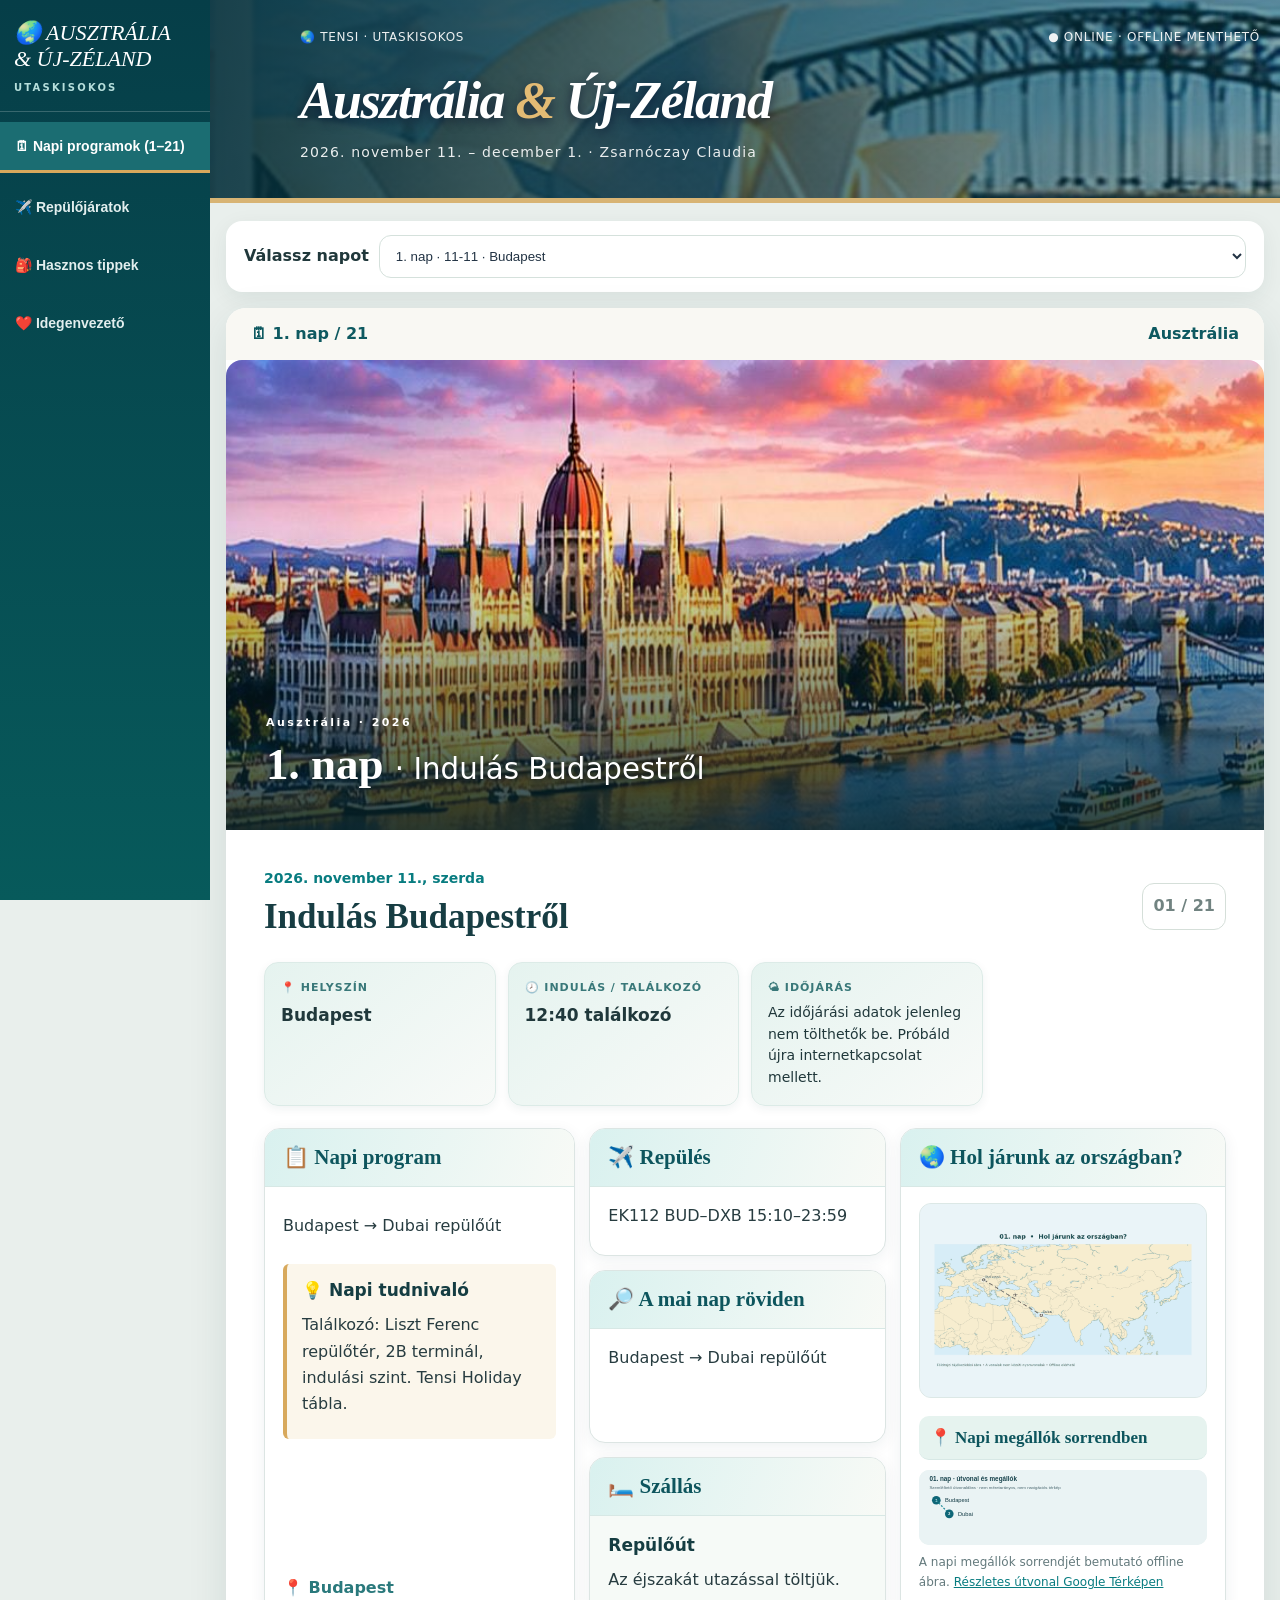
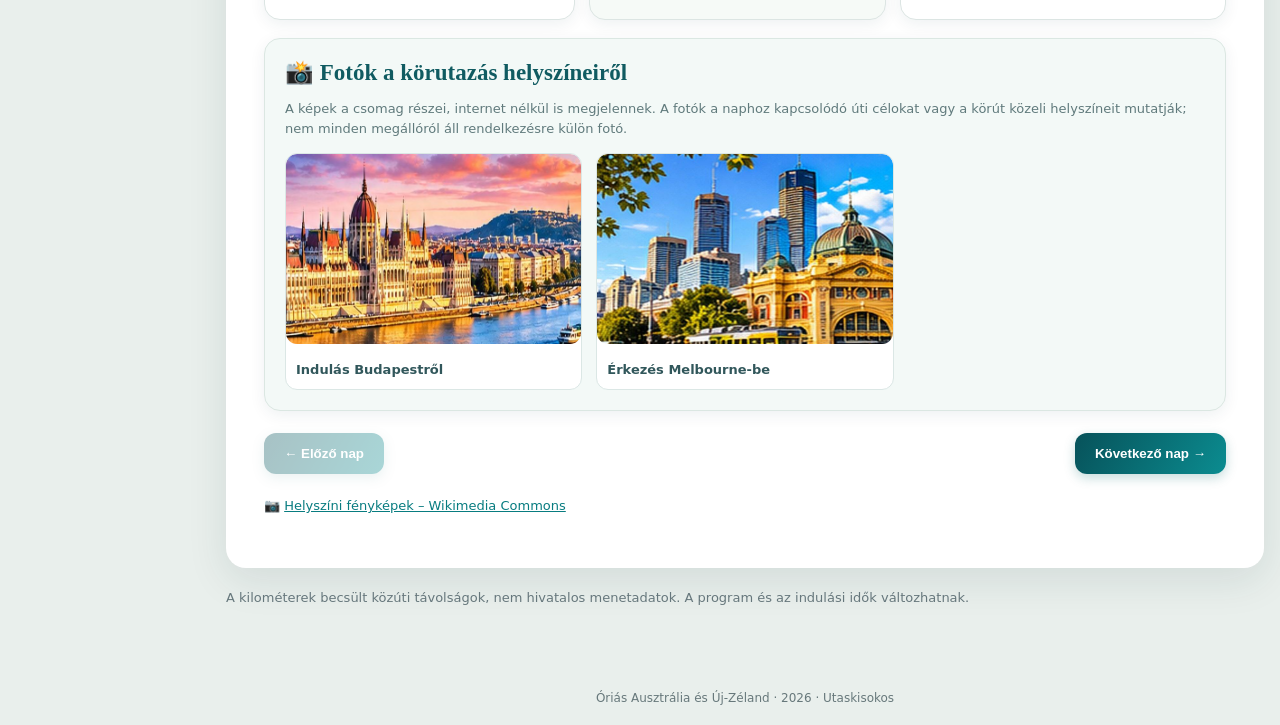
<file: index.html>
<!doctype html><html lang="hu"><head><meta charset="utf-8"><meta name="viewport" content="width=device-width,initial-scale=1,viewport-fit=cover"><meta name="theme-color" content="#123c4b"><meta name="description" content="Ausztrália és Új-Zéland utaskisokos, 2026"><link rel="manifest" href="manifest.webmanifest"><link rel="stylesheet" href="style.css?v=magazin3"><title>Óriás Ausztrália és Új-Zéland · Utaskisokos</title></head><body><header><div class="top"><span>🌏 TENSI · Utaskisokos</span><span id="status">● Offline is elérhető</span></div><h1>Ausztrália <em>&</em> Új-Zéland</h1><p>2026. november 11. – december 1. · Zsarnóczay Claudia</p></header><nav aria-label="Oldalak"><div class="brand">🌏 AUSZTRÁLIA<br> & ÚJ-ZÉLAND <small>UTASKISOKOS</small></div><button class="active" data-tab="days">🗓 Napi programok (1–21)</button><button data-tab="flights">✈️ Repülőjáratok</button><button data-tab="tips">🎒 Hasznos tippek</button><button data-tab="guide">❤️ Idegenvezető</button></nav><main><section id="days" class="tab active"><div class="toolbar"><label for="dayselect">Válassz napot</label><select id="dayselect"></select></div><article id="daycard"></article><p class="muted">A kilométerek becsült közúti távolságok, nem hivatalos menetadatok. A program és az indulási idők változhatnak.</p></section><section id="flights" class="tab"><h2>Repülőjáratok</h2><div id="flightlist"></div><p class="muted">A repülési időpontok a magyar TENSI utaslevél alapján szerepelnek. A tényleges menetrend változhat.</p></section><section id="tips" class="tab"><h2>Hasznos tudnivalók</h2><div class="tip"><h3>📍 Indulás és elérhetőségek</h3><p><strong>November 11., 12:40</strong> · Budapest Liszt Ferenc repülőtér, 2B terminál, indulási oldal, Tensi Holiday tábla.</p><p><strong>Tensi ügyelet:</strong> <a href="tel:+36704545555">+36 70 45 45 555</a></p><p><strong>Claudia, csak az indulás napján:</strong> <a href="tel:+36709411810">+36 70 941 1810</a></p></div><div class="tip"><h3>🛂 Úti okmányok és határátlépés</h3><p>Érvényes útlevél, ausztrál beutazási engedély és új-zélandi NZeTA szükséges lehet. A kiutazás előtt mindenki ellenőrizze saját dokumentumait. Mindkét országban szigorú biosecurity-ellenőrzés van: az élelmiszereket, növényi és állati eredetű termékeket szükség szerint be kell jelenteni. A túracipő legyen tiszta!</p></div><div class="tip"><h3>🧳 Poggyász</h3><p>Emirates: feladott 30 kg, kézipoggyász 7 kg. Qantas: MEL–CNS 23 kg, a többi felsorolt Qantas-szakaszon 30 kg feladott poggyász. Air New Zealand CHC–ROT: 23 kg. A pontos méreteket és feltételeket a jegyen ellenőrizzétek; értékek és gyógyszerek a kézipoggyászba kerüljenek.</p></div><div class="tip"><h3>💳 Pénz és konnektor</h3><p>Ausztrália: AUD; Új-Zéland: NZD. A bankkártya mindkét országban széles körben használható. Mindkét országban <strong>I típusú</strong> konnektor van; adapter szükséges. Bal oldali közlekedésre számítsatok!</p></div><div class="tip"><h3>☀️ Öltözködés</h3><p>Melbourne: réteges ruházat, esőkabát. Cairns: könnyű ruha, fürdőruha, UV-védelem. Uluru: kalap, víz, zárt cipő, légyriasztó. Sydney: kényelmes sétacipő. Új-Zéland: szél- és vízálló kabát, meleg réteg, csúszásmentes túracipő. A hegyvidéken és Milford Soundnál hűvös, esős idő is lehet.</p></div><div class="tip"><h3>🕒 Időeltolódás Magyarországhoz képest</h3><p>Utazásunk idején (november–december) Magyarországon téli időszámítás van. Ha <strong>Budapesten 12:00</strong> van, akkor a helyi idő:</p><ul><li><strong>Melbourne és Sydney:</strong> 22:00 – <strong>+10 óra</strong></li><li><strong>Cairns:</strong> 21:00 – <strong>+9 óra</strong></li><li><strong>Uluru (Északi Terület):</strong> 20:30 – <strong>+8 óra 30 perc</strong></li><li><strong>Új-Zéland:</strong> másnap 00:00 – <strong>+12 óra</strong></li><li><strong>Dubai:</strong> 15:00 – <strong>+3 óra</strong></li></ul><p><strong>Fontos:</strong> Ausztrálián belül is eltér az idő! A telefon általában automatikusan átáll, ha az automatikus időzóna-beállítás engedélyezett.</p></div><div class="tip"><h3>📱 Offline használat</h3><p>Nyisd meg ezt az oldalt internet mellett, várd meg a betöltést, majd add a telefon kezdőképernyőjéhez. A program és a beépített illusztrációk internet nélkül is megmaradnak; a valódi helyszíni fényképek külső oldalainak megnyitásához internet szükséges. Az időjárás és a napkelte/napnyugta az utoljára sikeresen lekért adatokkal jelenik meg.</p></div><p class="muted">A tájékoztatás a Tensi utaslevelének kivonata; a hivatalos utazási dokumentumokat nem helyettesíti.</p></section><section id="guide" class="tab"><img class="portrait" src="claudia.jpg" alt="Claudia a kiskutyájával"><h2>Ismerjétek meg az idegenvezetőtöket – Zsarnóczay Claudia</h2><p class="lead"><strong>18 éve járom a világot idegenvezetőként, és még mindig ugyanazzal a lelkesedéssel indulok útnak, mint az első alkalommal!</strong></p><p>Az utazás és a világ felfedezése a szenvedélyem. Hiszem, hogy minden utazás többé tesz bennünket: gazdagítja a tudásunkat, nyitottabbá és elfogadóbbá tesz, és miközben más kultúrákat ismerünk meg, sokszor önmagunkról is új dolgokat tanulunk.</p><p>Különösen közel áll hozzám Délkelet-Ázsia és az Egyesült Államok, ezekre a területekre vezetem a legtöbb csoportomat. De őszintén szólva nincs olyan hely a világon, ahová ne indulnék el szívesen!</p><p>Ausztráliával tíz évvel ezelőtt kezdődött a különleges kapcsolatom. Akkor Görögországban dolgoztam egy ausztrál piacra specializálódott utazási irodánál, ahol szinte kizárólag ausztrál kollégákkal és utasokkal vetett össze a sors. Rengeteget tanultam az ausztrál kultúráról, gondolkodásmódról és életstílusról. Ráadásul volt egy új-zélandi, kiwi kolléganőm is, akitől néhány igazán vicces új-zélandi angol kifejezést is elleshettem!</p><p>Amikor éppen nem úton vagyok, szívesen ülök lóra, vagy sétálok a kiskutyámmal. Hatalmas állatbarát vagyok: nálam szinte minden négylábú, tollas vagy szőrös jöhet egy kis simogatásra – feltéve, hogy nem mérgező!</p><p>És hogy mi a legfontosabb célom egy-egy utazáson?</p><blockquote>„Legfontosabb célom, hogy még ha idegenekként is indulunk útnak, jó barátokként térjünk haza!”</blockquote><p>Mert a legszebb emlékek nemcsak a látványos helyekről, hanem az együtt átélt pillanatokról, a közös nevetésekről és az útközben születő barátságokról szólnak.</p><p>Tartsatok velem, fedezzük fel együtt Ausztráliát és Új-Zélandot!</p></section></main><footer>Óriás Ausztrália és Új-Zéland · 2026 · Utaskisokos</footer><script src="app.js?v=magazin3"></script></body></html>
</file>
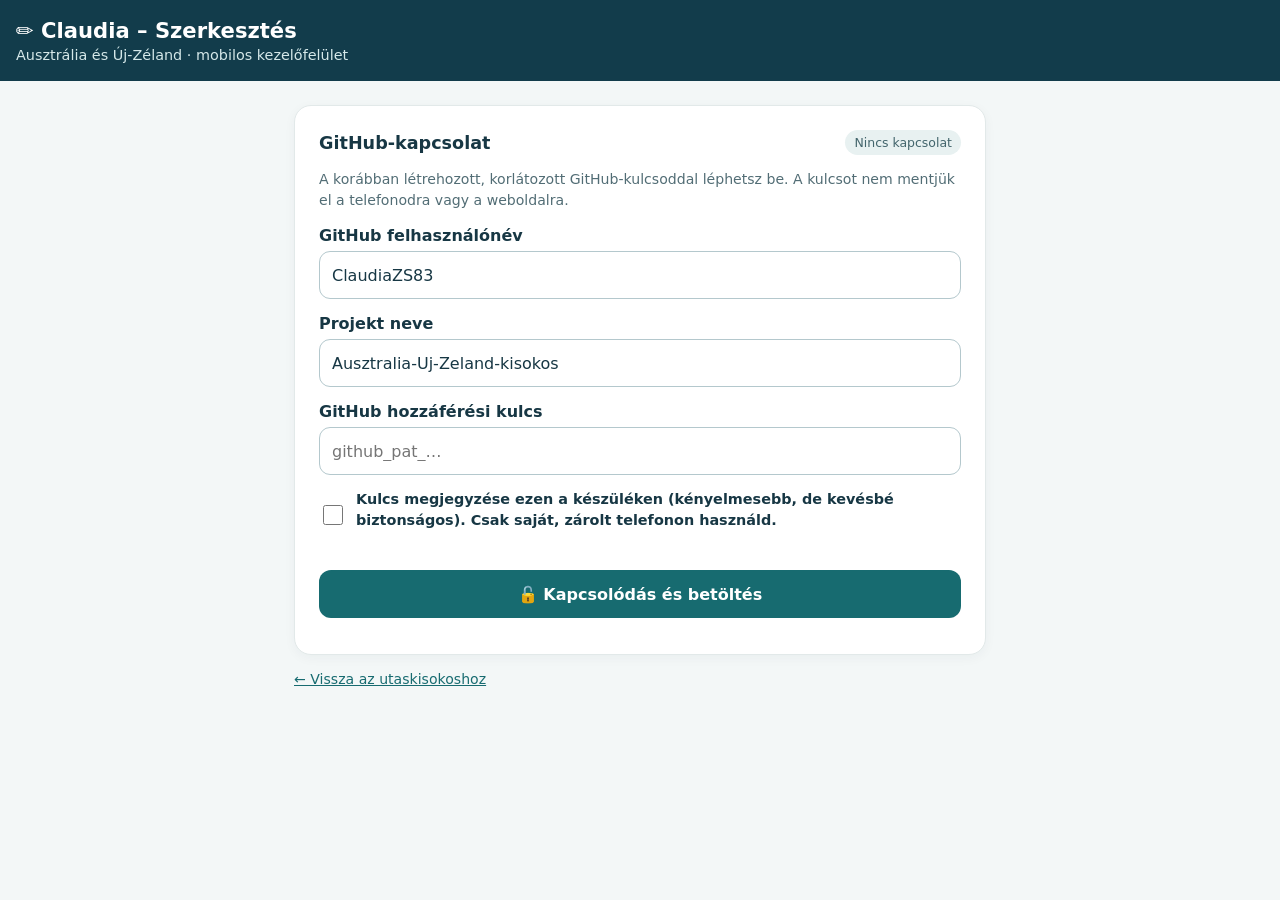
<file: szerkesztes.html>
<!doctype html><html lang="hu"><head><meta charset="utf-8"><meta name="viewport" content="width=device-width,initial-scale=1,viewport-fit=cover"><meta name="theme-color" content="#123c4b"><title>Claudia – Mobil szerkesztő</title><style>
:root{font-family:system-ui,-apple-system,'Segoe UI',sans-serif;color:#173744;background:#f3f7f7;font-size:16px}*{box-sizing:border-box}body{margin:0}header{background:#123c4b;color:white;padding:18px max(16px,env(safe-area-inset-right)) 18px max(16px,env(safe-area-inset-left))}header h1{font-size:1.32rem;margin:0 0 4px}header p{margin:0;color:#d5e8e9;font-size:.9rem}main{max-width:720px;margin:auto;padding:14px 14px calc(96px + env(safe-area-inset-bottom))}.panel{background:white;border:1px solid #e2e9e9;border-radius:17px;padding:18px;margin-bottom:14px;box-shadow:0 3px 12px #1737440b}.panel h2{font-size:1.1rem;margin:0 0 12px}label{display:block;font-weight:650;margin:15px 0 6px}input,select,textarea{display:block;width:100%;min-height:48px;padding:12px;border:1.5px solid #b4c8cd;border-radius:11px;background:white;color:#173744;font:inherit;font-size:16px}textarea{min-height:105px;resize:vertical;line-height:1.45}input:focus,textarea:focus,select:focus{outline:3px solid #b9e5e2;border-color:#176b70}button{min-height:48px;border:0;border-radius:12px;padding:12px 16px;background:#176b70;color:white;font:inherit;font-weight:700;cursor:pointer}button:disabled{opacity:.5}button.secondary{background:#e7f1f1;color:#174a52}.full{width:100%;margin-top:14px}.hide{display:none!important}.muted{color:#526d75;font-size:.88rem;line-height:1.5}.notice{border-radius:11px;background:#edf5f5;padding:12px;line-height:1.45;font-size:.9rem}.danger{color:#a02730!important}.success{color:#176b48!important}#message{font-weight:650;white-space:pre-wrap;overflow-wrap:anywhere;margin:12px 0 0}#connection{font-size:.85rem;color:#526d75;margin:0}.daynav{display:flex;align-items:center;gap:8px}.daynav select{flex:1;min-width:0}.daynav button{padding:8px 12px;flex:none}details summary{cursor:pointer;font-weight:700;padding:8px 0}details p{margin-bottom:0}.section{border-top:1px solid #e4eded;margin-top:16px;padding-top:12px}.section h3{font-size:1rem;margin:4px 0 8px}.sticky{position:fixed;bottom:0;left:0;right:0;background:#fff;box-shadow:0 -4px 20px #123c4b18;padding:10px max(14px,env(safe-area-inset-right)) calc(10px + env(safe-area-inset-bottom)) max(14px,env(safe-area-inset-left));z-index:3}.sticky-inner{max-width:720px;margin:auto;display:flex;gap:9px}.sticky button:first-child{flex:1}.sticky button:last-child{flex:0 0 auto}.topline{display:flex;justify-content:space-between;align-items:center;gap:12px}.topline h2{margin:0}.statuspill{font-size:.78rem;color:#43656c;background:#e8f1f1;padding:5px 9px;border-radius:99px;white-space:nowrap}a{color:#176b70}#feedback{margin-top:10px;font-size:.9rem} @media(min-width:650px){main{padding-top:24px}.panel{padding:24px}.sticky-inner{justify-content:flex-end}.sticky button:first-child{flex:0 0 260px}}
</style></head><body><header><h1>✏️ Claudia – Szerkesztés</h1><p>Ausztrália és Új-Zéland · mobilos kezelőfelület</p></header><main><section class="panel" id="loginPanel"><div class="topline"><h2>GitHub-kapcsolat</h2><span class="statuspill" id="connectBadge">Nincs kapcsolat</span></div><div id="loginFields"><p class="muted">A korábban létrehozott, korlátozott GitHub-kulcsoddal léphetsz be. A kulcsot nem mentjük el a telefonodra vagy a weboldalra.</p><label for="owner">GitHub felhasználónév</label><input id="owner" value="ClaudiaZS83" autocomplete="username"><label for="repo">Projekt neve</label><input id="repo" value="Ausztralia-Uj-Zeland-kisokos" autocomplete="off"><label for="token">GitHub hozzáférési kulcs</label><input id="token" type="password" autocomplete="off" autocapitalize="off" spellcheck="false" placeholder="github_pat_…"><button id="load" class="full">🔓 Kapcsolódás és betöltés</button></div><p id="message" role="status" aria-live="polite"></p><button id="reconnect" class="secondary full hide" type="button">Másik kulcs / újracsatlakozás</button></section><section class="panel hide" id="editor"><div class="topline"><h2>Napi program</h2><span class="statuspill" id="dirtyBadge">Nincs változtatás</span></div><label for="day">Válassz napot</label><div class="daynav"><button id="prev" class="secondary" type="button" aria-label="Előző nap">‹</button><select id="day"></select><button id="next" class="secondary" type="button" aria-label="Következő nap">›</button></div><div id="fields"></div><p class="muted">A változtatásokat a lenti Mentés gombbal tudod közzétenni. A Netlify frissítése néhány percet igénybe vehet; az utasok offline példánya később frissülhet.</p><p id="feedback" role="status" aria-live="polite"></p></section><p class="muted"><a href="./">← Vissza az utaskisokoshoz</a></p></main><div class="sticky hide" id="actions"><div class="sticky-inner"><button id="save">💾 Mentés GitHubra</button><button id="reset" class="secondary" type="button">Visszavonás</button></div></div><script src="editor.js"></script></body></html>
</file>
<file: style.css>
*{box-sizing:border-box}body{margin:0;background:#f5f7f5;color:#18333d;font:16px/1.55 system-ui,-apple-system,Segoe UI,sans-serif}header{background:linear-gradient(135deg,#103c4a,#2b7d81);color:white;padding:22px 20px 30px}.top{display:flex;justify-content:space-between;gap:10px;font-size:12px;opacity:.92}.top span:last-child{text-align:right}h1{font-size:clamp(28px,6vw,44px);line-height:1.12;margin:25px 0 12px}header p{margin:0;opacity:.9}nav{display:flex;overflow:auto;background:white;position:sticky;top:0;z-index:10;box-shadow:0 2px 12px #1234}nav button{border:0;background:none;padding:16px 12px;flex:1;white-space:nowrap;font-weight:650;color:#456}nav button.active{color:#006b72;border-bottom:3px solid #008c8c}main{max-width:800px;margin:auto;padding:18px 16px 50px}.tab{display:none}.tab.active{display:block}.toolbar{display:flex;gap:10px;align-items:center;margin:0 0 16px}.toolbar label{font-weight:700}.toolbar select{min-width:0;flex:1;padding:12px;border:1px solid #c9d7d6;border-radius:12px;background:white;color:#234}article,.tip,.flight{background:white;border-radius:18px;box-shadow:0 3px 15px #1231;margin:12px 0 20px;overflow:hidden}.hero{width:100%;height:220px;object-fit:cover;display:block}.inner{padding:18px}.date{color:#087c80;font-weight:750;font-size:14px}h2{line-height:1.22;margin:8px 0 14px;font-size:25px}h3{margin:0 0 8px}.chips{display:flex;flex-wrap:wrap;gap:8px;margin:16px 0}.chip{background:#e8f3f1;border-radius:999px;padding:7px 11px;font-size:13px;font-weight:700}.detail{padding:13px 0;border-top:1px solid #e5ecea}.detail strong{display:block;margin-bottom:4px}.detail p{margin:0}.muted{color:#66777c;font-size:13px}.warn{background:#fff4e5;padding:14px;border-left:4px solid #dd9b43;border-radius:8px}.weather{background:#eef7fa;padding:14px;border-radius:12px;margin-top:15px}.weather small{color:#65787b}.tip,.flight{padding:18px}.portrait{width:100%;max-height:520px;object-fit:cover;object-position:center 37%;border-radius:18px}.lead{font-size:19px;font-weight:650}blockquote{border-left:4px solid #1a9290;margin:24px 0;padding:8px 18px;font-size:20px;font-style:italic}footer{text-align:center;padding:18px;color:#67787b;font-size:12px}a{color:#087c80}@media(min-width:700px){header{padding-left:max(30px,calc((100vw - 800px)/2))}.hero{height:300px}}
.route-map{width:100%;height:auto;max-height:560px;object-fit:contain;border-radius:12px;background:#eaf3f4;margin-top:10px}.map-caption{font-size:.84rem;color:#556b70}

/* Magazin stílusú, reszponzív napi oldalak – a meglévő funkciók megtartásával */
:root{--deep:#103b42;--teal:#176c70;--sand:#f6f1e7;--gold:#d8a95c}
body{background:var(--sand);color:#20383b}
header{background:linear-gradient(115deg,rgba(10,49,55,.92),rgba(22,98,103,.84)),linear-gradient(150deg,#164c55,#8bb7ad);padding-top:28px;padding-bottom:34px}
header h1{font-family:Georgia,serif;font-size:clamp(32px,5vw,52px);letter-spacing:-.03em}
header .top{letter-spacing:.06em;text-transform:uppercase}
nav{background:#123f46}
nav button{color:#e2eeee;cursor:pointer}
nav button.active{color:#fff;background:#1b6d72;border-bottom:3px solid var(--gold)}
main{max-width:1060px}
.toolbar{background:#fff;border-radius:16px;padding:14px 18px;box-shadow:0 6px 22px #153d3d12}
.toolbar select{border-color:#d5e1dc}
article{border-radius:20px;box-shadow:0 12px 40px #14383c1b}
.day-hero{position:relative;overflow:hidden;background:#27575a}
.day-hero .hero{height:clamp(250px,37vw,430px);object-fit:cover}
.hero-shade{position:absolute;inset:0;display:flex;flex-direction:column;justify-content:flex-end;padding:clamp(20px,4vw,40px);background:linear-gradient(0deg,rgba(6,33,39,.83),transparent 72%);color:white}
.hero-kicker{font-size:11px;letter-spacing:.22em;font-weight:750}
.hero-title{font:700 clamp(28px,4vw,46px)/1.15 Georgia,serif;margin-top:8px}
.hero-title span{font-size:.68em;font-family:system-ui,sans-serif;font-weight:500}
.inner{padding:clamp(18px,3vw,38px)}
.day-heading{display:flex;align-items:center;justify-content:space-between;gap:15px;margin-bottom:18px}
.day-heading h2{font:700 clamp(25px,3vw,35px)/1.2 Georgia,serif;color:#173d43;margin:6px 0}
.day-number{border:1px solid #d5dfd9;border-radius:12px;padding:10px;color:#718381;font-weight:800;white-space:nowrap}
.overview-grid{display:grid;grid-template-columns:repeat(2,minmax(0,1fr));gap:12px;margin:18px 0 22px}
.info-tile{border-radius:14px;background:#edf5f1;padding:16px;min-width:0}
.tile-label{display:block;color:#397879;font-size:11px;letter-spacing:.09em;font-weight:800;margin-bottom:6px}
.info-tile>strong{font-size:17px}
.info-tile .weather{padding:0;margin:0;background:none;font-size:14px}
.info-tile .weather strong{font-size:15px}
.section-card{padding:22px;margin:14px 0;border:1px solid #e4eae5;border-radius:16px;background:white}
.section-card h3{font:700 23px Georgia,serif;color:#14555a;margin:0 0 12px}
.section-card p{margin:5px 0;white-space:pre-line}
.day-note{margin-top:16px;border-left:4px solid var(--gold);background:#fbf6eb;padding:13px 15px;border-radius:6px}
.hotel-card{background:#e9f2ed}
.hotel-card>strong{font-size:18px}
.day-actions{display:flex;justify-content:space-between;gap:12px;margin:22px 0}
.day-actions button{border:0;border-radius:12px;background:#176b70;color:white;padding:13px 20px;font-weight:750;cursor:pointer}
.day-actions button:disabled{opacity:.35;cursor:default}
.photo-link{font-size:13px;color:#718381}
#guide,#tips,#flights{max-width:900px;margin:auto}
#guide{background:white;border-radius:18px;padding:clamp(18px,3vw,32px);box-shadow:0 4px 20px #1231}
@media(min-width:1100px){nav{position:fixed;top:0;bottom:0;left:0;width:160px;display:flex;flex-direction:column;padding-top:90px;justify-content:flex-start;gap:10px;box-shadow:none}nav button{flex:0;text-align:left;padding:16px}header,main,footer{margin-left:160px}main{max-width:1080px}header{padding-left:max(30px,calc((100vw - 1100px)/2))}}
@media(max-width:550px){.overview-grid{grid-template-columns:1fr}.hero-title span{display:block;margin-top:4px}.day-heading{align-items:flex-start}.day-number{font-size:12px;padding:8px}.section-card{padding:16px}.section-card h3{font-size:21px}.day-actions button{padding:12px}}

/* 21 napos magazin felület, harmadik változat */
:root{--ink:#073d45;--cyan:#22a9ab;--warm:#faf8f3}
body{background:#e9efec}
header{background:linear-gradient(90deg,rgba(0,51,58,.96),rgba(0,76,80,.78)),linear-gradient(120deg,#0b525b,#d7b16a);border-bottom:5px solid #d8b474;min-height:170px}
header h1{font-style:italic;text-shadow:0 2px 8px #002b2c50}
header h1 em{color:#e3bb74}
header p{font-size:14px;letter-spacing:.08em}
.brand{color:white;font:italic 22px/1.2 Georgia,serif;padding:20px 14px 18px;border-bottom:1px solid #ffffff33}
.brand small{display:block;font:700 10px system-ui;letter-spacing:.22em;margin-top:9px;color:#b6dfdc}
.day-topbar{display:flex;justify-content:space-between;align-items:center;background:#f9f8f3;padding:14px 25px;font-weight:800;color:#0e5960}
.day-hero .hero{height:clamp(270px,36vw,460px)}
.hero-shade{background:linear-gradient(0deg,#032e3bcb,transparent 76%)}
.hero-title{max-width:95%;text-shadow:0 3px 10px #001d29}
.hero-title span{font-size:.65em}
.overview-grid{grid-template-columns:repeat(4,minmax(0,1fr))}
.info-tile{background:linear-gradient(140deg,#e5f3ef,#f8faf8);border:1px solid #d9e8e3;box-shadow:0 2px 8px #0e43430a}
.section-card{box-shadow:0 3px 12px #0b4a4a0d}
.section-card h3{color:#075960}
.day-actions button{background:linear-gradient(120deg,#07525a,#0b8c90);box-shadow:0 4px 12px #0a66663b}
@media(min-width:900px){.inner{display:grid;grid-template-columns:1fr 1fr;column-gap:18px}.day-heading,.overview-grid,.day-actions,.photo-link{grid-column:1/-1}.section-card{margin:8px 0}.section-card:has(.route-map){grid-column:1/-1}}
@media(min-width:1100px){nav{width:210px;padding-top:0;background:linear-gradient(170deg,#073e49,#02535a)}header,main,footer{margin-left:210px}nav button{font-size:14px;padding:16px 15px}main{max-width:1200px}.brand{display:block}}
@media(max-width:1099px){.brand{display:none}}
@media(max-width:780px){.overview-grid{grid-template-columns:repeat(2,minmax(0,1fr))}}
@media(max-width:480px){.overview-grid{grid-template-columns:1fr}.day-topbar{padding:12px 16px;font-size:12px}.hero-title{font-size:29px}.day-hero .hero{height:260px}}

/* 21 napos fotós magazin */
header{background:linear-gradient(100deg,rgba(5,48,59,.92),rgba(8,69,80,.48)),url("photo09.jpg") center 47%/cover!important;min-height:190px}
header h1{font-family:Georgia,serif;font-style:italic;text-shadow:0 3px 12px #0029}
.day-hero .hero{height:clamp(320px,37vw,470px);object-fit:cover}
.day-hero{border-radius:16px 16px 0 0}
.hero-shade{background:linear-gradient(0deg,rgba(4,35,42,.85),transparent 65%)}
.hero-title{font-size:clamp(28px,3.7vw,45px)}
.section-card{box-shadow:0 5px 16px #17474c12}
.info-tile{border:1px solid #dcebe7;box-shadow:0 3px 10px #0d3d4010}
@media(min-width:1100px){nav{background:linear-gradient(#063e48,#075a5b)}}

/* MAGAZIN 2 – háromoszlopos, kártyás napi áttekintés */
.inner{display:block!important}
.magazine-layout{display:grid;grid-template-columns:minmax(0,1.05fr) minmax(0,1fr) minmax(0,1.1fr);gap:14px;align-items:stretch;margin:14px 0 18px}
.magazine-middle{display:flex;flex-direction:column;gap:14px;min-width:0}
.magazine-panel{min-width:0;background:#fff;border:1px solid #dce5e3;border-radius:16px;overflow:hidden;box-shadow:0 4px 16px #123f4612;padding:18px}
.magazine-panel h3{font:700 21px Georgia,serif;color:#0d555d;margin:-18px -18px 16px;padding:16px 18px;background:linear-gradient(110deg,#d9f1ef,#f8faf6);border-bottom:1px solid #d7e8e5}
.magazine-panel p{white-space:pre-line;line-height:1.65;margin:8px 0;color:#273c40}
.magazine-panel strong{font-size:17px;color:#153d42}
.itinerary-panel{display:flex;flex-direction:column}
.itinerary-panel .route-text{font-size:16px;line-height:1.85}
.magazine-foot{margin-top:auto;padding-top:24px;color:#2a797c;font-weight:700}
.summary-panel{flex:1}
.hotel-panel{background:#f6faf7}
.map-panel .route-map{display:block;width:100%;height:auto;max-height:350px;object-fit:contain;border-radius:10px;background:#edf4f2}
.map-caption{font-size:12px!important;color:#647a7d!important}
.photo-pair{display:grid;grid-template-columns:1fr 1fr;gap:9px;margin-top:14px}
.photo-pair img{width:100%;height:130px;object-fit:cover;border-radius:10px}
.photo-pair img:nth-child(2){object-position:75% center}
.image-note{font-size:11px!important;color:#718184!important}
.overview-grid{grid-template-columns:repeat(4,minmax(0,1fr))}
@media(max-width:1150px){.magazine-layout{grid-template-columns:repeat(2,minmax(0,1fr))}.map-panel{grid-column:1/-1}.map-panel .route-map{max-height:300px}.photo-pair img{height:155px}}
@media(max-width:700px){.magazine-layout{grid-template-columns:1fr}.map-panel{grid-column:auto}.overview-grid{grid-template-columns:repeat(2,minmax(0,1fr))}.photo-pair img{height:135px}}
@media(max-width:480px){.overview-grid{grid-template-columns:1fr}.magazine-panel{padding:15px}.magazine-panel h3{margin:-15px -15px 14px;padding:14px 15px}}

.photo-pair figure{margin:0;min-width:0}.photo-pair figure img{display:block;width:100%;height:150px;object-fit:cover;border-radius:11px}.photo-pair figcaption{font-size:12px;font-weight:700;color:#24676b;margin-top:7px}.magazine-panel{transition:box-shadow .2s ease}.magazine-panel:hover{box-shadow:0 8px 22px #123f4618}@media(max-width:700px){.photo-pair figure img{height:145px}}

/* MAGAZIN 4: valódi földrajzi térképek és külön helyszínfotó-galéria */
.geographic-map{display:block;width:100%;height:auto;border:1px solid #dce7e4;border-radius:11px;margin:10px 0;background:#e8f3f1}
.map-panel .sub-map-title{font-size:17px;margin:18px 0 8px;background:#e6f3ef;padding:11px;border-radius:10px}
.old-map{font-size:13px;color:#185d61;margin-top:12px}.old-map summary{cursor:pointer;font-weight:700}.old-map .route-map{margin-top:10px}
.magazine-gallery{background:#fff;border:1px solid #dbe7e2;border-radius:18px;padding:18px;margin:16px 0 22px;box-shadow:0 4px 16px #123f4612}
.magazine-gallery h3{color:#105b61;font:700 23px Georgia,serif;margin:0 0 8px}.magazine-gallery>p{font-size:13px;color:#607a7c}
.real-photo-grid{display:grid;grid-template-columns:repeat(3,minmax(0,1fr));gap:12px;margin-top:14px}.real-photo-grid figure{margin:0;min-width:0}.real-photo-grid img{width:100%;height:205px;object-fit:cover;border-radius:11px;display:block}.real-photo-grid figcaption{font-size:12px;line-height:1.4;margin-top:7px;color:#43676b}
@media(max-width:700px){.real-photo-grid{grid-template-columns:1fr 1fr}.real-photo-grid img{height:145px}}@media(max-width:450px){.real-photo-grid{grid-template-columns:1fr}.real-photo-grid img{height:205px}}

/* MAGAZIN 5 – offline térképek és fotók */
.geographic-map{width:100%;height:auto;object-fit:contain;border-radius:12px;border:1px solid #dce8e6;background:#e8f2f5;margin:4px 0 18px}.map-panel .sub-map-title{margin-top:14px}.real-photo-grid{display:grid;grid-template-columns:repeat(3,minmax(0,1fr));gap:14px}.real-photo-grid figure{margin:0;background:#fff;border-radius:12px;overflow:hidden;border:1px solid #dbe7e5}.real-photo-grid img{display:block;width:100%;height:190px;object-fit:cover}.real-photo-grid figcaption{padding:10px;font-size:13px;color:#31575b;font-weight:650}.magazine-gallery{padding:20px;border-radius:16px;background:#f3f9f7;margin:18px 0}@media(max-width:720px){.real-photo-grid{grid-template-columns:1fr 1fr}.real-photo-grid img{height:150px}}@media(max-width:450px){.real-photo-grid{grid-template-columns:1fr}}
</file>
